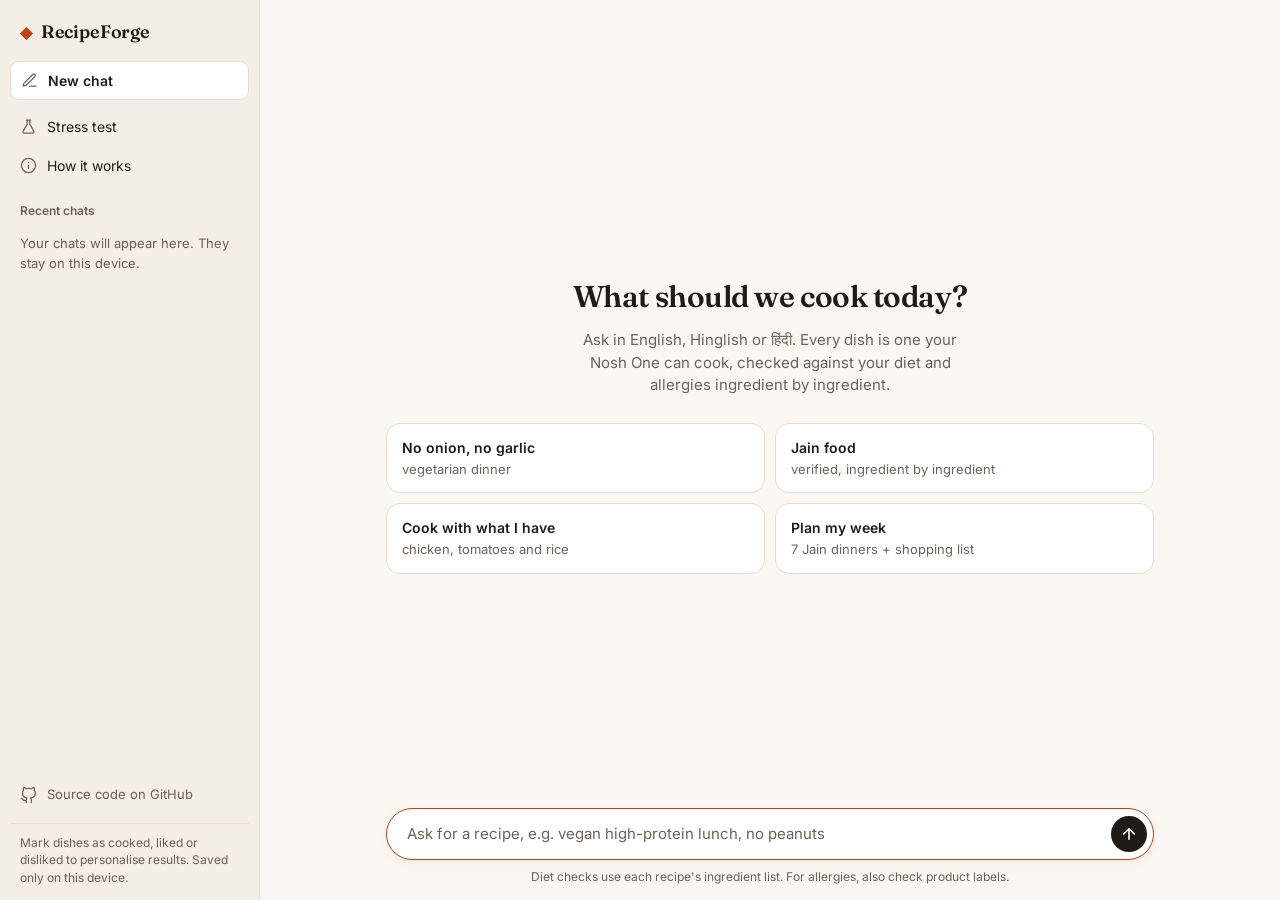
<file: public/index.html>
<!doctype html>
<html lang="en">
<head>
  <meta charset="utf-8">
  <meta name="viewport" content="width=device-width, initial-scale=1">
  <title>RecipeForge — recipes that truly fit your diet</title>
  <meta name="description" content="Ask in English or Hinglish. Jain, sattvic, no onion-garlic, vegan and allergies are checked against every recipe's real ingredients — not its name.">
  <meta property="og:type" content="website">
  <meta property="og:url" content="https://rag-noshrobotics.vercel.app/">
  <meta property="og:title" content="RecipeForge — recipes that truly fit your diet">
  <meta property="og:description" content="Jain, sattvic, no onion-garlic, vegan and allergies checked against every recipe's real ingredients. Ask in English, Hinglish or Hindi.">
  <meta property="og:image" content="https://rag-noshrobotics.vercel.app/og.png?v=2">
  <meta property="og:image:width" content="1200">
  <meta property="og:image:height" content="630">
  <meta name="twitter:card" content="summary_large_image">
  <meta name="twitter:image" content="https://rag-noshrobotics.vercel.app/og.png?v=2">
  <meta name="theme-color" content="#15120f">
  <link rel="icon" href="data:image/svg+xml,%3Csvg xmlns='http://www.w3.org/2000/svg' viewBox='0 0 32 32'%3E%3Crect width='32' height='32' rx='7' fill='%2315120f'/%3E%3Cpath d='M16 5l11 11-11 11L5 16z' fill='%23f97316'/%3E%3C/svg%3E">
  <link rel="preconnect" href="https://fonts.googleapis.com">
  <link href="https://fonts.googleapis.com/css2?family=Inter:wght@400;500;600;700&family=Fraunces:opsz,wght@9..144,600&display=swap" rel="stylesheet">
  <link rel="stylesheet" href="style.css">
  <script src="config.js"></script>
</head>
<body>
  <div class="app">
    <aside class="sidebar" id="sidebar" aria-label="Chats and pages">
      <div class="side-brand"><span class="logo" aria-hidden="true">◆</span><span>RecipeForge</span></div>
      <button id="new-chat" class="side-item new-chat"><svg class="ico" viewBox="0 0 24 24" aria-hidden="true"><path d="M12 20h9"/><path d="M16.5 3.5a2.12 2.12 0 0 1 3 3L7 19l-4 1 1-4Z"/></svg>New chat</button>
      <button class="side-item" data-tab="stress"><svg class="ico" viewBox="0 0 24 24" aria-hidden="true"><path d="M9 3h6M10 3v6L4.5 18.5A2 2 0 0 0 6.2 21.5h11.6a2 2 0 0 0 1.7-3L14 9V3"/></svg>Stress test</button>
      <button class="side-item" data-tab="how"><svg class="ico" viewBox="0 0 24 24" aria-hidden="true"><circle cx="12" cy="12" r="10"/><path d="M12 16v-4M12 8h.01"/></svg>How it works</button>
      <div class="side-label">Recent chats</div>
      <ul id="chats-list" class="chats-list"></ul>
      <a class="side-item side-link" href="https://github.com/subidhkhanal/rag-noshrobotics" target="_blank" rel="noopener">
        <svg class="ico" viewBox="0 0 24 24" aria-hidden="true"><path d="M9 19c-5 1.5-5-2.5-7-3m14 6v-3.87a3.37 3.37 0 0 0-.94-2.61c3.14-.35 6.44-1.54 6.44-7A5.44 5.44 0 0 0 20 4.77 5.07 5.07 0 0 0 19.91 1S18.73.65 16 2.48a13.38 13.38 0 0 0-7 0C6.27.65 5.09 1 5.09 1A5.07 5.07 0 0 0 5 4.77a5.44 5.44 0 0 0-1.5 3.78c0 5.42 3.3 6.61 6.44 7A3.37 3.37 0 0 0 9 18.13V22"/></svg>
        Source code on GitHub
      </a>
      <p class="side-foot" id="history-note"></p>
    </aside>
    <div class="scrim" id="scrim" hidden></div>

    <div class="main-col">
      <header class="topbar">
        <button id="menu-btn" class="icon-btn menu-btn" aria-label="Open sidebar" aria-controls="sidebar"><svg class="ico" viewBox="0 0 24 24" aria-hidden="true"><path d="M4 6h16M4 12h16M4 18h16"/></svg></button>
        <span class="topbar-title">RecipeForge</span>
        <button id="top-new" class="icon-btn menu-btn" aria-label="New chat"><svg class="ico" viewBox="0 0 24 24" aria-hidden="true"><path d="M12 20h9"/><path d="M16.5 3.5a2.12 2.12 0 0 1 3 3L7 19l-4 1 1-4Z"/></svg></button>
      </header>

      <main>
        <section id="tab-chat" class="tab active">
          <div id="messages" class="messages" aria-live="polite">
            <div class="empty" id="empty">
              <h2>What should we cook today?</h2>
              <p>Ask in English, Hinglish or हिंदी. Every dish is one your Nosh One can cook, checked against your diet and allergies ingredient by ingredient.</p>
              <div class="starters">
                <button data-q="no onion no garlic vegetarian dinner"><b>No onion, no garlic</b><span>vegetarian dinner</span></button>
                <button data-q="Jain food options"><b>Jain food</b><span>verified, ingredient by ingredient</span></button>
                <button data-q="I have chicken, tomatoes and rice"><b>Cook with what I have</b><span>chicken, tomatoes and rice</span></button>
                <button data-q="plan my week, Jain dinners"><b>Plan my week</b><span>7 Jain dinners + shopping list</span></button>
              </div>
            </div>
          </div>
          <div class="composer">
            <div id="chips" class="chips"></div>
            <form id="form">
              <input id="input" autocomplete="off" maxlength="500" placeholder="Ask for a recipe, e.g. vegan high-protein lunch, no peanuts">
              <button type="submit" class="send" aria-label="Send"><svg class="ico" viewBox="0 0 24 24" aria-hidden="true"><path d="M12 19V5M5 12l7-7 7 7"/></svg></button>
            </form>
            <p class="disclaimer">Diet checks use each recipe's ingredient list. For allergies, also check product labels.</p>
          </div>
        </section>

        <section id="tab-stress" class="tab page">
          <h2>How Nosh's assistant compares</h2>
          <p class="lede">I asked the assistant in the Nosh Companion app 10 everyday cooking questions (November 2026). Each card shows what it answered next to what RecipeForge does. Press <b>Try it</b> to ask the same thing here.</p>
          <div id="stress-summary" class="cmp-summary"></div>
          <div id="stress-list" class="cmp-list"></div>
        </section>

    <section id="tab-how" class="tab how page">
      <h2>How it works</h2>
      <p class="lede">Follow one request through the system.</p>
      <div class="flow" role="list">
        <div class="step" role="listitem">
          <div class="node ask"><span class="n">1</span><b>You ask</b><span class="eg">“jain dinner, no peanuts”</span></div>
        </div>
        <div class="arrow" aria-hidden="true"></div>
        <div class="step" role="listitem">
          <div class="node"><span class="n">2</span><b>Understand the request</b><span class="eg">🔒 Jain · 🔒 Peanut-free · dinner</span></div>
          <div class="side">Tricky wording (“hold the onions”, “lahsun pyaz ke bina”)? An AI model helps read it — but can only <b>add</b> restrictions.</div>
        </div>
        <div class="arrow" aria-hidden="true"></div>
        <div class="step" role="listitem">
          <div class="node key"><span class="n">3</span><b>Check every ingredient</b><span class="eg">6,109 recipes · ginger garlic paste → ginger + garlic → ✕ not Jain</span></div>
          <div class="side">Ruled out but close? Offer safe swaps — e.g. ginger → dry ginger (sonth).</div>
        </div>
        <div class="arrow" aria-hidden="true"></div>
        <div class="step" role="listitem">
          <div class="node"><span class="n">4</span><b>Keep what the Nosh One can cook</b><span class="eg">one-pot sauté, simmer, stir ✓ · flipping, deep-frying, baking ✕</span></div>
          <div class="side">Each dish shows what you prep by hand and whether its spices fit the 8 spice containers.</div>
        </div>
        <div class="arrow" aria-hidden="true"></div>
        <div class="step" role="listitem">
          <div class="node"><span class="n">5</span><b>Find the best matches</b><span class="eg">search by words + meaning, rank by taste, keep it varied</span></div>
        </div>
        <div class="arrow" aria-hidden="true"></div>
        <div class="step" role="listitem">
          <div class="node done"><span class="n">6</span><b>Show 5 dishes</b><span class="eg">each with the checks it passed ✓</span></div>
        </div>
      </div>
      <div class="facts">
        <div><b>~25 ms</b><span>per answer</span></div>
        <div><b>Never</b><span>does the AI decide what's safe — code does</span></div>
      </div>
    </section>
      </main>
    </div>
  </div>

  <dialog id="recipe-dialog">
    <div class="dlg">
      <button class="close" aria-label="Close">×</button>
      <div id="recipe-body"></div>
    </div>
  </dialog>

  <script src="app.js"></script>
</body>
</html>
</file>
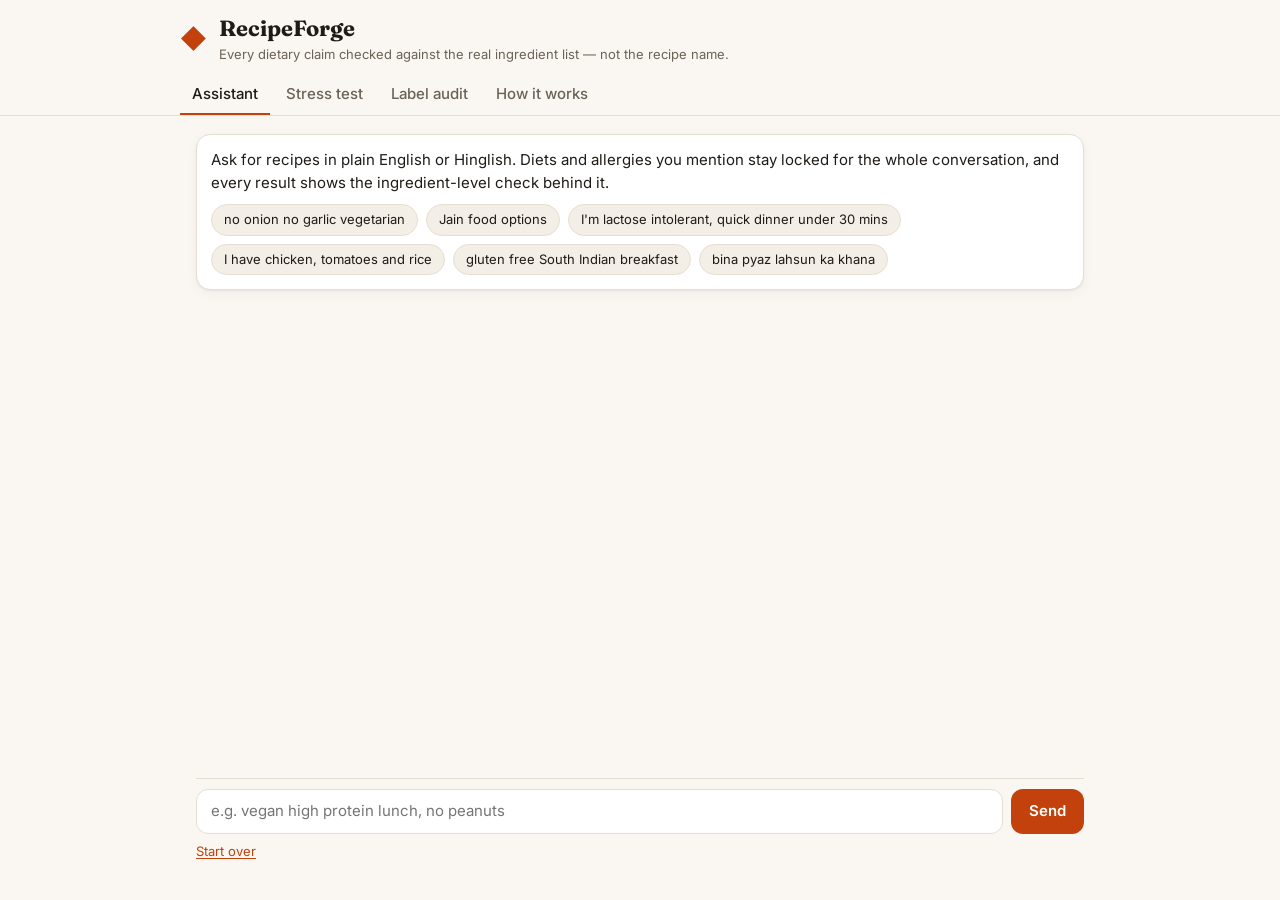
<file: web/index.html>
<!doctype html>
<html lang="en">
<head>
  <meta charset="utf-8">
  <meta name="viewport" content="width=device-width, initial-scale=1">
  <title>RecipeForge</title>
  <meta name="description" content="Ingredient-grounded recipe assistant: every dietary claim is verified against the actual ingredient list.">
  <link rel="preconnect" href="https://fonts.googleapis.com">
  <link href="https://fonts.googleapis.com/css2?family=Inter:wght@400;500;600;700&family=Fraunces:opsz,wght@9..144,600&display=swap" rel="stylesheet">
  <link rel="stylesheet" href="style.css">
  <script src="config.js"></script>
</head>
<body>
  <header class="top">
    <div class="brand">
      <span class="logo" aria-hidden="true">◆</span>
      <div>
        <h1>RecipeForge</h1>
        <p>Every dietary claim checked against the real ingredient list — not the recipe name.</p>
      </div>
    </div>
    <nav class="tabs" role="tablist">
      <button role="tab" data-tab="chat" class="active">Assistant</button>
      <button role="tab" data-tab="stress">Stress test</button>
      <button role="tab" data-tab="audit">Label audit</button>
      <button role="tab" data-tab="how">How it works</button>
    </nav>
  </header>

  <main>
    <section id="tab-chat" class="tab active">
      <div id="messages" class="messages" aria-live="polite">
        <div class="msg bot intro">
          <p>Ask for recipes in plain English or Hinglish. Diets and allergies you mention stay locked for the whole conversation, and every result shows the ingredient-level check behind it.</p>
          <div class="suggest">
            <button>no onion no garlic vegetarian</button>
            <button>Jain food options</button>
            <button>I'm lactose intolerant, quick dinner under 30 mins</button>
            <button>I have chicken, tomatoes and rice</button>
            <button>gluten free South Indian breakfast</button>
            <button>bina pyaz lahsun ka khana</button>
          </div>
        </div>
      </div>
      <div class="composer">
        <div id="chips" class="chips"></div>
        <form id="form">
          <input id="input" autocomplete="off" maxlength="500" placeholder="e.g. vegan high protein lunch, no peanuts">
          <button type="submit" aria-label="Send">Send</button>
        </form>
        <button id="reset" class="link">Start over</button>
      </div>
    </section>

    <section id="tab-stress" class="tab">
      <h2>Queries from hands-on testing of the Nosh Assistant</h2>
      <p class="lede">I ran these against the Nosh Companion app in November 2026 and noted what came back. Run each one here to compare. Multi-turn chains run in order in a single session.</p>
      <div id="stress-list" class="stress"></div>
    </section>

    <section id="tab-audit" class="tab">
      <h2>The source dataset's own diet labels, re-checked</h2>
      <p class="lede">The demo corpus (Archana's Kitchen, 6,218 English recipes, CC BY 4.0) ships with a diet label per recipe. Re-checking those labels against each recipe's actual ingredients shows why tags can't be trusted for dietary safety.</p>
      <div id="audit"></div>
    </section>

    <section id="tab-how" class="tab how">
      <h2>How it works</h2>
      <ol class="pipeline">
        <li><b>Parse</b> the message into hard constraints (diet, allergy, "no X", time) and soft preferences (ingredients, course, cuisine, spicy…). English, Hinglish and Devanagari ingredient names are understood.</li>
        <li><b>Normalise ingredients.</b> Every line in every recipe is mapped to one of 248 canonical ingredients via 2,200+ English, Hinglish and Devanagari aliases (99.98% line coverage). Compound items are expanded: <i>ginger garlic paste → ginger + garlic</i>. Brand-dependent items carry "may contain" risks: <i>ketchup, Maggi tastemaker, compounded hing</i>.</li>
        <li><b>Hard-filter in code</b> before any ranking. Diet rules (Jain, sattvic, no-onion-garlic, vegan, lactose-free, gluten-free, nut/egg/soy/sesame/shellfish-free) are evaluated against those ingredients. The language model never decides compliance.</li>
        <li><b>Retrieve</b> over the survivors with BM25 + dense embeddings (bge-small), fused with reciprocal rank fusion. Negations are removed from the search text, because embeddings can't express "no garlic".</li>
        <li><b>Rerank</b> with a cross-encoder, adjust for your preferences, penalise brand-dependent risks, and apply MMR so you get five different dishes instead of five dals.</li>
        <li><b>Explain.</b> Each card lists the checks it passed; you can open any recipe to see the verdict for every ingredient line. When nothing fits, it says so and never relaxes a dietary rule to fill the gap.</li>
      </ol>
      <p class="lede">Verified by an independent regex checker over the whole corpus: zero recipes that pass no-onion-garlic, Jain or vegan mention a forbidden ingredient.</p>
    </section>
  </main>

  <dialog id="recipe-dialog">
    <div class="dlg">
      <button class="close" aria-label="Close">×</button>
      <div id="recipe-body"></div>
    </div>
  </dialog>

  <script src="app.js"></script>
</body>
</html>
</file>
<file: public/style.css>
:root {
  --bg: #faf7f2;
  --surface: #ffffff;
  --surface-2: #f3eee6;
  --text: #1f1b16;
  --muted: #6b6258;
  --border: #e6ded2;
  --accent: #c2410c;
  --accent-ink: #ffffff;
  --pass: #15803d;
  --pass-bg: #e8f5ec;
  --flag: #a16207;
  --flag-bg: #fdf4dc;
  --block: #b91c1c;
  --block-bg: #fdeaea;
  --hard: #7c2d12;
  --hard-bg: #fbe8dc;
  --shadow: 0 1px 2px rgb(0 0 0 / 0.05), 0 4px 14px rgb(0 0 0 / 0.04);
}
@media (prefers-color-scheme: dark) {
  :root:not([data-theme="light"]) {
    --bg: #15120f; --surface: #1e1a16; --surface-2: #27221c; --text: #f2ece4; --muted: #a89d90;
    --border: #3a332b; --accent: #f97316; --accent-ink: #1a0f05; --pass: #4ade80; --pass-bg: #143221;
    --flag: #facc15; --flag-bg: #3a2f0d; --block: #f87171; --block-bg: #3d1717; --hard: #fdba74; --hard-bg: #3b2414;
    --shadow: none;
  }
}
:root[data-theme="dark"] {
  --bg: #15120f; --surface: #1e1a16; --surface-2: #27221c; --text: #f2ece4; --muted: #a89d90;
  --border: #3a332b; --accent: #f97316; --accent-ink: #1a0f05; --pass: #4ade80; --pass-bg: #143221;
  --flag: #facc15; --flag-bg: #3a2f0d; --block: #f87171; --block-bg: #3d1717; --hard: #fdba74; --hard-bg: #3b2414;
  --shadow: none;
}

* { box-sizing: border-box; }
html, body { margin: 0; }
body {
  background: var(--bg); color: var(--text);
  font: 15px/1.5 Inter, system-ui, -apple-system, Segoe UI, sans-serif;
  min-height: 100dvh; display: flex; flex-direction: column;
}
button { font: inherit; color: inherit; cursor: pointer; }

main { flex: 1; width: 100%; display: flex; flex-direction: column; min-height: 0; }
.tab { display: none; flex: 1; flex-direction: column; padding: 18px 0 24px; }
.tab.active { display: flex; }
h2 { font-family: Fraunces, Georgia, serif; font-size: 20px; margin: 0 0 6px; }
.lede { color: var(--muted); margin: 0 0 16px; max-width: 70ch; }

.messages { flex: 1; display: flex; flex-direction: column; gap: 22px; padding: 4px 0 16px; }
.msg { max-width: 100%; }
.msg.user {
  align-self: flex-end; background: var(--surface-2); color: var(--text); border: 1px solid var(--border);
  padding: 9px 15px; border-radius: 18px 18px 6px 18px; max-width: 80%; font-size: 14.5px;
}
.msg.bot > p { margin: 0 0 12px; font-size: 15px; line-height: 1.6; }
.msg.bot.intro { background: var(--surface); border: 1px solid var(--border); border-radius: 16px; padding: 18px; box-shadow: var(--shadow); }
.suggest { display: flex; flex-wrap: wrap; gap: 8px; }
.suggest button, .chip {
  background: var(--surface); border: 1px solid var(--border); border-radius: 999px; padding: 6px 13px; font-size: 13px;
  color: var(--text);
}
.suggest button { transition: border-color .15s ease, background .15s ease; }
.suggest button:hover { border-color: var(--accent); background: var(--surface-2); }

.cards { display: grid; gap: 12px; }
.card {
  background: var(--surface); border: 1px solid var(--border); border-radius: 14px; padding: 16px 18px 12px;
  box-shadow: var(--shadow); transition: border-color .15s ease;
}
.card:hover { border-color: color-mix(in srgb, var(--accent) 35%, var(--border)); }
.card.flagged { border-color: color-mix(in srgb, var(--flag) 45%, var(--border)); }
.card header { display: flex; justify-content: space-between; gap: 12px; align-items: flex-start; }
.card h3 { margin: 0; font-size: 16.5px; font-weight: 600; line-height: 1.35; letter-spacing: -0.005em; }
.card h3 .warn { color: var(--flag); margin-right: 6px; vertical-align: -2px; }
.ico { width: 15px; height: 15px; fill: none; stroke: currentColor; stroke-width: 1.8; stroke-linecap: round;
       stroke-linejoin: round; flex: none; }
.time {
  display: inline-flex; align-items: center; gap: 5px; white-space: nowrap; font-size: 12.5px; font-weight: 500;
  color: var(--muted); background: var(--surface-2); border-radius: 999px; padding: 3px 10px 3px 8px;
  font-variant-numeric: tabular-nums;
}
.time .ico { width: 13px; height: 13px; }
.card .meta { color: var(--muted); font-size: 13px; margin: 4px 0 0; display: flex; flex-wrap: wrap; align-items: center; }
.dot { margin: 0 7px; opacity: .55; }
.serves { display: inline-flex; align-items: center; gap: 5px; }
.serves .ico { width: 13px; height: 13px; }
.checks { display: flex; flex-wrap: wrap; gap: 6px; margin: 12px 0 0; }
.check {
  display: inline-flex; align-items: center; gap: 5px; font-size: 12px; font-weight: 500; line-height: 1;
  padding: 5px 9px 5px 6px; border-radius: 999px;
}
.check b { font-size: 11px; font-weight: 700; width: 12px; text-align: center; }
.check.pass { background: var(--pass-bg); color: var(--pass); }
.check.flag { background: var(--flag-bg); color: var(--flag); }
.check.block { background: var(--block-bg); color: var(--block); }
.why { margin: 10px 0 0; color: var(--text); font-size: 13.5px; opacity: .88; }
.card .actions {
  margin-top: 14px; padding-top: 10px; border-top: 1px solid var(--border);
  display: flex; flex-wrap: wrap; gap: 6px; font-size: 13px; align-items: center;
}
.ghost {
  display: inline-flex; align-items: center; gap: 6px; background: none; border: 1px solid transparent;
  border-radius: 8px; padding: 5px 9px; color: var(--text); font-weight: 500; font-size: 13px; text-decoration: none;
}
.ghost .ico { width: 14px; height: 14px; color: var(--muted); }
.ghost:hover { background: var(--surface-2); }
.ghost:focus-visible, .icon-btn:focus-visible { outline: 2px solid var(--accent); outline-offset: 1px; }
.link { background: none; border: 0; padding: 0; color: var(--accent); text-decoration: underline; text-underline-offset: 2px; }
.flagnote {
  font-size: 12.5px; color: var(--flag); background: var(--flag-bg); border-radius: 8px; padding: 6px 10px; margin-top: 10px;
}

.ruled { margin-top: 10px; font-size: 13px; color: var(--muted); background: var(--surface-2); border-radius: 10px; padding: 8px 12px; }
.ruled b { color: var(--text); }
.ruled ul { margin: 4px 0 0; padding-left: 18px; }
.detail { margin-top: 10px; background: var(--surface-2); border-radius: 10px; padding: 10px 14px; font-size: 14px; }
.detail h4 { margin: 0 0 6px; font-size: 13px; text-transform: uppercase; letter-spacing: .04em; color: var(--muted); }
.detail ul, .detail ol { margin: 0; padding-left: 20px; display: grid; gap: 4px; line-height: 1.5; }
details.adapt { margin-top: 4px; font-size: 13px; color: var(--text); }
details.adapt summary { color: var(--pass); cursor: pointer; font-weight: 500; }
details.adapt ul { margin: 4px 0; padding-left: 18px; }
.card .source { color: var(--muted); font-size: 12px; margin-left: 4px; }
.trace-steps { margin: 8px 0 6px; padding-left: 20px; display: grid; gap: 4px; color: var(--text); font-size: 13px; }
.trace-steps b { color: var(--accent); font-weight: 600; margin-right: 4px; }
details.raw { margin-top: 4px; }
details.trace { margin-top: 8px; font-size: 12px; color: var(--muted); }
details.trace pre { white-space: pre-wrap; background: var(--surface-2); padding: 8px; border-radius: 8px; overflow-x: auto; }

.composer {
  position: sticky; bottom: 0; padding: 12px 0 14px;
  background: linear-gradient(to bottom, transparent, var(--bg) 18px);
}
.chips { display: flex; flex-wrap: wrap; gap: 6px; margin-bottom: 8px; }
.chips:empty { display: none; }
.chip { display: inline-flex; align-items: center; gap: 6px; }
.chip.hard { background: var(--hard-bg); color: var(--hard); border-color: transparent; font-weight: 500; }
.chip button { background: none; border: 0; padding: 0 2px; line-height: 1; opacity: 0.7; }
#form {
  display: flex; gap: 6px; align-items: center; background: var(--surface); border: 1px solid var(--border);
  border-radius: 14px; padding: 5px 5px 5px 4px; box-shadow: var(--shadow); transition: border-color .15s ease;
}
#form:focus-within { border-color: var(--accent); }
#input {
  flex: 1; min-width: 0; font: inherit; font-size: 15px; color: var(--text); background: none; border: 0;
  padding: 8px 10px; outline: none;
}
#input::placeholder { color: var(--muted); }
#form button:disabled { opacity: 0.55; cursor: wait; }
#form button {
  background: var(--accent); color: var(--accent-ink); border: 0; border-radius: 10px; padding: 9px 18px;
  font-weight: 600; font-size: 14px;
}
.chats-btn { background: var(--surface); border: 1px solid var(--border); border-radius: 10px; padding: 6px 14px; font-weight: 500; font-size: 13.5px; }
.chats-btn:hover { border-color: var(--accent); }
.primary { background: var(--accent); color: var(--accent-ink); border: 0; border-radius: 10px; padding: 8px 14px; font-weight: 600; margin: 4px 0 12px; }
.chats-list { list-style: none; padding: 0; margin: 0; display: grid; gap: 6px; }
.chats-list li { display: flex; align-items: stretch; gap: 6px; }
.chats-list li.current .open { border-color: var(--accent); }
.chats-list .open { flex: 1; min-width: 0; text-align: left; background: var(--surface-2); border: 1px solid var(--border); border-radius: 10px; padding: 8px 12px; display: grid; gap: 2px; }
.chats-list .open b { overflow: hidden; text-overflow: ellipsis; white-space: nowrap; }
.chats-list .open .sub { margin: 0; font-size: 12px; overflow: hidden; text-overflow: ellipsis; white-space: nowrap; }
.chats-list .del { background: none; border: 1px solid var(--border); border-radius: 10px; padding: 0 12px; font-size: 18px; color: var(--muted); }
.chip small.remembered { font-weight: 400; opacity: 0.75; }
.footrow { display: flex; flex-wrap: wrap; gap: 6px 14px; align-items: baseline; margin-top: 8px; font-size: 12.5px; }
.footrow .sub { margin: 0; color: var(--muted); }
.footrow #reset { color: var(--text); text-decoration: none; font-weight: 500; }
.footrow #reset:hover { color: var(--accent); }
.taste { margin-left: auto; display: inline-flex; gap: 2px; }
.icon-btn {
  display: inline-grid; place-items: center; width: 32px; height: 32px; border-radius: 8px; background: none;
  border: 1px solid transparent; color: var(--muted);
}
.icon-btn .ico { width: 16px; height: 16px; }
.icon-btn:hover { background: var(--surface-2); color: var(--text); }
.icon-btn.on { color: var(--pass); background: var(--pass-bg); }
.icon-btn[data-act="dislike"].on { color: var(--block); background: var(--block-bg); }
.pill { background: var(--surface-2); border: 1px solid var(--border); border-radius: 999px; padding: 1px 10px; font-size: 12px; }
.plan { display: grid; gap: 10px; }
.day { display: grid; grid-template-columns: 44px 1fr; gap: 8px; align-items: start; }
.dayname { font-weight: 700; color: var(--accent); padding-top: 14px; }
details.shopping {
  margin-top: 14px; background: var(--surface); border: 1px solid var(--border); border-radius: 14px; font-size: 14px;
  box-shadow: var(--shadow);
}
details.shopping summary {
  list-style: none; cursor: pointer; display: flex; align-items: center; gap: 10px; padding: 13px 16px;
}
details.shopping summary::-webkit-details-marker { display: none; }
details.shopping summary::after {
  content: ""; margin-left: auto; width: 8px; height: 8px; border-right: 2px solid var(--muted);
  border-bottom: 2px solid var(--muted); transform: rotate(45deg); transition: transform .15s ease;
}
details.shopping[open] summary::after { transform: rotate(-135deg); }
.shop-title { font-weight: 600; }
.shop-count { color: var(--muted); font-size: 13px; }
.shop-body { padding: 0 16px 14px; border-top: 1px solid var(--border); }
.shop-filter { display: flex; align-items: center; gap: 6px; margin: 12px 0 8px; }
.shop-filter .sub { margin: 0 4px 0 0; font-size: 12.5px; }
.shop-all { background: none; border: 0; color: var(--accent); font-size: 12.5px; font-weight: 600; padding: 2px 4px; }
.shop-days { display: flex; flex-wrap: wrap; gap: 6px; margin-bottom: 12px; }
.shop-day {
  display: inline-flex; align-items: center; gap: 6px; max-width: 100%; background: var(--surface);
  border: 1px solid var(--border); border-radius: 999px; padding: 4px 11px 4px 5px; font-size: 12.5px; color: var(--muted);
  white-space: nowrap; overflow: hidden; text-overflow: ellipsis;
}
.shop-day b { font-size: 11px; font-weight: 700; border-radius: 999px; padding: 2px 7px; background: var(--surface-2); color: var(--muted); }
.shop-day.on { border-color: color-mix(in srgb, var(--accent) 55%, var(--border)); color: var(--text); }
.shop-day.on b { background: var(--accent); color: var(--accent-ink); }
.shop-items { list-style: none; margin: 0; padding: 0; display: grid; grid-template-columns: repeat(2, minmax(0, 1fr)); column-gap: 18px; }
.shop-items li { display: flex; align-items: center; justify-content: space-between; gap: 10px; padding: 7px 2px;
                 border-bottom: 1px solid color-mix(in srgb, var(--border) 60%, transparent); }
.shop-items li[hidden] { display: none; }
.shop-item { display: inline-flex; align-items: center; gap: 9px; background: none; border: 0; padding: 0; text-align: left; min-width: 0; }
.shop-item .box { width: 15px; height: 15px; border-radius: 4px; border: 1.5px solid var(--muted); flex: none; display: grid; place-items: center; }
.shop-item.done .box { background: var(--pass); border-color: var(--pass); }
.shop-item.done .box::after { content: ""; width: 4px; height: 8px; border: solid var(--surface); border-width: 0 2px 2px 0; transform: rotate(45deg) translate(-1px, -1px); }
.shop-item.done .name { text-decoration: line-through; color: var(--muted); }
.shop-items .days { color: var(--muted); font-size: 12px; white-space: nowrap; }
.shop-staples { margin: 12px 0 0; font-size: 12.5px; }
.shop-empty { margin: 10px 0 0; }
@media (max-width: 560px) { .shop-items { grid-template-columns: 1fr; } }
.typing { color: var(--muted); font-style: italic; }

.stress { display: grid; gap: 10px; }
.stress .item { background: var(--surface); border: 1px solid var(--border); border-radius: 12px; padding: 12px 14px; }
.stress .q { font-weight: 600; }
.stress .q code { background: var(--surface-2); padding: 1px 6px; border-radius: 6px; font-family: inherit; }
.stress .obs { color: var(--muted); font-size: 13px; margin: 4px 0 8px; }
.stress .tag { font-size: 11px; font-weight: 600; text-transform: uppercase; letter-spacing: .04em; padding: 1px 6px; border-radius: 4px; margin-right: 6px; }
.tag.bad { background: var(--block-bg); color: var(--block); }
.tag.good { background: var(--pass-bg); color: var(--pass); }
.tag.gap { background: var(--flag-bg); color: var(--flag); }


.flow { display: flex; flex-direction: column; align-items: stretch; max-width: 760px; margin: 6px 0 20px; }
.step { display: grid; grid-template-columns: minmax(0, 1fr) minmax(0, 0.8fr); gap: 14px; align-items: center; }
.node {
  background: var(--surface); border: 1px solid var(--border); border-radius: 14px; padding: 12px 16px 12px 52px;
  position: relative; display: grid; gap: 2px; box-shadow: var(--shadow);
}
.node b { font-size: 15px; }
.node .eg { color: var(--muted); font-size: 13px; }
.node .n {
  position: absolute; left: 14px; top: 50%; transform: translateY(-50%); width: 26px; height: 26px; border-radius: 50%;
  display: grid; place-items: center; font-size: 13px; font-weight: 700; background: var(--surface-2); color: var(--text);
}
.node.ask { border-style: dashed; }
.node.key { border-color: var(--accent); }
.node.key .n, .node.done .n { background: var(--accent); color: var(--accent-ink); }
.node.done { border-color: var(--pass); }
.side {
  font-size: 13px; color: var(--muted); border-left: 2px dashed var(--border); padding: 4px 0 4px 12px; position: relative;
}
.side::before { content: ""; position: absolute; left: -16px; top: 50%; width: 14px; border-top: 2px dashed var(--border); }
.arrow { width: calc((100% - 14px) * 0.556); display: flex; justify-content: center; height: 26px; }
.arrow::before { content: ""; width: 2px; background: var(--border); height: 18px; }
.arrow::after { content: ""; position: absolute; }
.arrow { position: relative; }
.arrow::after {
  left: 50%; bottom: 2px; transform: translateX(-50%); border: 6px solid transparent; border-top-color: var(--border);
  border-bottom: 0;
}
.facts { display: grid; grid-template-columns: repeat(2, minmax(0, 1fr)); gap: 10px; max-width: 760px; }
.facts div { background: var(--surface-2); border-radius: 12px; padding: 12px 14px; display: grid; gap: 2px; }
.facts b { font-size: 20px; font-family: Fraunces, Georgia, serif; }
.facts span { color: var(--muted); font-size: 13px; }
@media (max-width: 640px) {
  .step { grid-template-columns: 1fr; gap: 6px; }
  .side { margin-left: 26px; }
  .side::before { display: none; }
  .arrow { width: 100%; }
  .facts { grid-template-columns: 1fr; }
}

dialog { border: 0; padding: 0; background: transparent; width: min(720px, calc(100% - 32px)); max-height: 85dvh; }
dialog::backdrop { background: rgb(0 0 0 / 0.45); }
.dlg { background: var(--surface); color: var(--text); border-radius: 16px; padding: 18px; position: relative; max-height: 85dvh; overflow-y: auto; }
.dlg .close { position: absolute; top: 10px; right: 12px; background: none; border: 0; font-size: 22px; }
.dlg h3 { margin: 0 24px 4px 0; font-family: Fraunces, Georgia, serif; }
.ing { list-style: none; padding: 0; margin: 10px 0; display: grid; gap: 4px; }
.ing li { padding: 6px 10px; border-radius: 8px; background: var(--surface-2); font-size: 14px; display: flex; justify-content: space-between; gap: 10px; }
.ing li.block { background: var(--block-bg); color: var(--block); }
.ing li.flag { background: var(--flag-bg); color: var(--flag); }
.ing li .m { color: var(--muted); font-size: 12px; white-space: nowrap; }
.ing li.block .m, .ing li.flag .m { color: inherit; }
.verdicts { display: flex; flex-wrap: wrap; gap: 6px; }

@media (max-width: 760px) {
  .top-inner { gap: 10px; }
  .chats-btn { margin-left: auto; }
  .tabs { order: 3; margin-left: 0; width: 100%; }
  .tabs button { flex: 1; }
}
@media (max-width: 560px) {
  .brand p { display: none; }
  .tabs button { padding: 6px 8px; font-size: 13px; }
  .card { padding: 14px 14px 10px; }
  .card .source { display: none; }
  .day { grid-template-columns: 1fr; gap: 2px; }
  .dayname { padding-top: 0; }
  .ing li { flex-direction: column; gap: 0; }
}


/* ---------- ChatGPT-style layout: sidebar + centred conversation ---------- */
body { display: block; height: 100dvh; overflow: hidden; }
.app { display: grid; grid-template-columns: 260px minmax(0, 1fr); height: 100dvh; }
.sidebar {
  background: var(--surface-2); border-right: 1px solid var(--border); display: flex; flex-direction: column;
  padding: 12px 10px; gap: 2px; min-height: 0; overflow: hidden;
}
.side-brand { display: flex; align-items: center; gap: 9px; padding: 6px 10px 14px; font-family: Fraunces, Georgia, serif;
              font-size: 18px; font-weight: 600; letter-spacing: -0.01em; }
.side-brand .logo { color: var(--accent); font-size: 16px; }
.side-item {
  display: flex; align-items: center; gap: 10px; width: 100%; text-align: left; background: none; border: 0;
  border-radius: 9px; padding: 8px 10px; font-size: 14px; color: var(--text);
}
.side-item .ico { width: 17px; height: 17px; color: var(--muted); }
.side-item:hover, .side-item.active { background: color-mix(in srgb, var(--text) 7%, transparent); }
.side-item.new-chat { font-weight: 600; margin-bottom: 6px; border: 1px solid var(--border); background: var(--surface); }
.side-item.new-chat:hover { border-color: color-mix(in srgb, var(--accent) 45%, var(--border)); }
.side-label { font-size: 12px; font-weight: 600; color: var(--muted); padding: 16px 10px 6px; }
.sidebar .chats-list { flex: 1; overflow-y: auto; list-style: none; padding: 0; margin: 0; display: block; min-height: 0; }
.sidebar .chats-list li { display: flex; align-items: center; border-radius: 9px; position: relative; }
.sidebar .chats-list li:hover, .sidebar .chats-list li.current { background: color-mix(in srgb, var(--text) 7%, transparent); }
.sidebar .chats-list .open {
  flex: 1; min-width: 0; display: block; text-align: left; background: none; border: 0; border-radius: 9px;
  padding: 8px 10px; font-size: 14px; color: var(--text); white-space: nowrap; overflow: hidden; text-overflow: ellipsis;
}
.sidebar .chats-list .del {
  opacity: 0; background: none; border: 0; color: var(--muted); font-size: 17px; padding: 4px 9px; border-radius: 7px;
}
.sidebar .chats-list li:hover .del, .sidebar .chats-list .del:focus-visible { opacity: 1; }
.sidebar .chats-list .del:hover { color: var(--block); }
.sidebar .chats-list li.none { color: var(--muted); font-size: 13px; padding: 6px 10px; }
.side-foot { margin: 8px 0 0; padding: 10px 10px 2px; border-top: 1px solid var(--border); font-size: 12px;
             color: var(--muted); line-height: 1.45; }
.scrim { display: none; }

.main-col { display: flex; flex-direction: column; min-width: 0; min-height: 0; height: 100dvh; }
.topbar { display: none; }
.tab { overflow-y: auto; padding: 0; min-height: 0; }
.tab.page { padding: 32px 24px 48px; }
.tab.page > * { width: 100%; max-width: 768px; margin-left: auto; margin-right: auto; }
.tab.page .flow, .tab.page .facts { margin-left: auto; margin-right: auto; }
#tab-chat { display: none; }
#tab-chat.active { display: flex; flex-direction: column; overflow: hidden; }
.messages {
  flex: 1; overflow-y: auto; padding: 28px 24px 24px; gap: 28px;
  scroll-padding-top: 20px;
}
.messages > * { width: 100%; max-width: 768px; margin-left: auto; margin-right: auto; }
.msg.user { max-width: min(78%, 600px); margin-right: max(0px, calc((100% - 768px) / 2)); align-self: flex-end; width: auto;
            background: var(--surface-2); border: 0; border-radius: 22px; padding: 10px 18px; }
.msg.bot > p { font-size: 15.5px; line-height: 1.65; white-space: pre-line; }

.empty { margin: auto; text-align: center; padding: 6vh 0 2vh; }
.empty[hidden] { display: none; }
.empty h2 { font-family: Fraunces, Georgia, serif; font-size: 30px; font-weight: 600; letter-spacing: -0.015em; margin: 0 0 10px; }
.empty p { color: var(--muted); margin: 0 auto 26px; max-width: 46ch; font-size: 15px; }
.starters { display: grid; grid-template-columns: repeat(2, minmax(0, 1fr)); gap: 10px; text-align: left; }
.starters button {
  display: grid; gap: 2px; justify-items: start; text-align: left; background: var(--surface);
  border: 1px solid var(--border); border-radius: 14px; padding: 13px 15px;
  transition: border-color .15s ease, background .15s ease;
}
.starters button:hover { border-color: color-mix(in srgb, var(--accent) 45%, var(--border)); background: var(--surface-2); }
.starters b { font-size: 14px; font-weight: 600; }
.starters span { font-size: 13px; color: var(--muted); }

.composer { position: static; background: none; padding: 0 24px 14px; }
.composer > * { max-width: 768px; margin-left: auto; margin-right: auto; }
#form { border-radius: 26px; padding: 6px 6px 6px 10px; }
#form .send {
  width: 36px; height: 36px; padding: 0; border-radius: 50%; display: grid; place-items: center; flex: none;
  background: var(--text); color: var(--bg);
}
#form .send .ico { width: 18px; height: 18px; stroke-width: 2.2; }
#form .send:disabled { opacity: .35; }
.disclaimer { text-align: center; font-size: 12px; color: var(--muted); margin: 8px auto 0; }
.chips { margin-bottom: 10px; }

.typing { display: flex; align-items: center; gap: 10px; color: var(--muted); font-style: normal; font-size: 14px; }
.dots { display: inline-flex; gap: 4px; }
.dots i { width: 6px; height: 6px; border-radius: 50%; background: var(--muted); animation: blink 1.2s infinite ease-in-out; }
.dots i:nth-child(2) { animation-delay: .15s; }
.dots i:nth-child(3) { animation-delay: .3s; }
@keyframes blink { 0%, 80%, 100% { opacity: .25; transform: translateY(0); } 40% { opacity: 1; transform: translateY(-2px); } }
@media (prefers-reduced-motion: reduce) { .dots i { animation: none; opacity: .6; } }

@media (max-width: 860px) {
  .app { grid-template-columns: minmax(0, 1fr); }
  .sidebar {
    position: fixed; inset: 0 auto 0 0; width: min(290px, 84vw); z-index: 30; transform: translateX(-100%);
    transition: transform .2s ease; box-shadow: 0 0 40px rgb(0 0 0 / .35);
  }
  .sidebar.open { transform: none; }
  .scrim { display: block; position: fixed; inset: 0; background: rgb(0 0 0 / .45); z-index: 20; }
  .scrim[hidden] { display: none; }
  .topbar {
    display: flex; align-items: center; justify-content: space-between; padding: 8px 10px;
    border-bottom: 1px solid var(--border); background: var(--bg);
  }
  .topbar-title { font-family: Fraunces, Georgia, serif; font-weight: 600; font-size: 17px; }
  .messages { padding: 18px 14px 16px; gap: 22px; }
  .composer { padding: 0 12px 10px; }
  .tab.page { padding: 20px 16px 40px; }
}
@media (max-width: 520px) {
  .starters { grid-template-columns: 1fr; }
  .empty h2 { font-size: 25px; }
  .msg.user { max-width: 88%; }
}

/* ---------- Stress test: Nosh vs RecipeForge comparison ---------- */
.cmp-summary { display: grid; grid-template-columns: repeat(3, minmax(0, 1fr)); gap: 10px; margin: 4px auto 28px; }
.cmp-summary .tile { border-radius: 14px; padding: 14px 16px; display: grid; gap: 2px; border: 1px solid var(--border);
                     background: var(--surface); }
.cmp-summary .tile b { font-family: Fraunces, Georgia, serif; font-size: 28px; line-height: 1.1; }
.cmp-summary .tile span { color: var(--muted); font-size: 13px; }
.cmp-summary .tile.bad b { color: var(--block); }
.cmp-summary .tile.gap b { color: var(--flag); }
.cmp-summary .tile.good b { color: var(--pass); }
.cmp-list { display: grid; gap: 30px; }
.cmp-group { display: grid; gap: 12px; }
.cmp-group h3 { margin: 0; font-size: 16px; display: flex; align-items: baseline; gap: 10px; flex-wrap: wrap; }
.cmp-group h3::before { content: ""; width: 9px; height: 9px; border-radius: 50%; align-self: center; flex: none; }
.cmp-group.bad h3::before { background: var(--block); }
.cmp-group.gap h3::before { background: var(--flag); }
.cmp-group.good h3::before { background: var(--pass); }
.cmp-group h3 span { font-size: 13px; font-weight: 400; color: var(--muted); }
.cmp { background: var(--surface); border: 1px solid var(--border); border-radius: 14px; padding: 16px 18px; box-shadow: var(--shadow); }
.cmp-head { display: flex; align-items: flex-start; justify-content: space-between; gap: 14px; margin-bottom: 12px; }
.cmp q { font-weight: 600; font-size: 15.5px; quotes: "“" "”"; }
.chain { margin: 0; padding: 0; list-style: none; display: grid; gap: 4px; counter-reset: turn; }
.chain li { counter-increment: turn; display: flex; gap: 8px; align-items: baseline; }
.chain li::before { content: counter(turn); font-size: 11px; font-weight: 700; color: var(--muted); background: var(--surface-2);
                    border-radius: 50%; width: 18px; height: 18px; display: inline-grid; place-items: center; flex: none; }
.try {
  flex: none; background: var(--text); color: var(--bg); border: 0; border-radius: 999px; padding: 6px 14px;
  font-size: 13px; font-weight: 600;
}
.try:hover { opacity: .88; }
.try::after { content: " →"; }
.cmp-cols { display: grid; grid-template-columns: 1fr 1fr; gap: 10px; }
.cmp .col { border-radius: 10px; padding: 10px 12px; background: var(--surface-2); }
.cmp .col p { margin: 3px 0 0; font-size: 13.5px; line-height: 1.5; }
.cmp .lbl { font-size: 11.5px; font-weight: 700; text-transform: uppercase; letter-spacing: .05em; color: var(--muted); }
.cmp-group.bad .col.nosh { background: var(--block-bg); }
.cmp-group.bad .col.nosh .lbl { color: var(--block); }
.cmp .col.ours .lbl { color: var(--pass); }
@media (max-width: 620px) {
  .cmp-cols { grid-template-columns: 1fr; }
  .cmp-summary .tile b { font-size: 22px; }
  .cmp-head { flex-direction: column; gap: 10px; }
}
.side-link { text-decoration: none; color: var(--muted); font-size: 13px; margin-top: 6px; }
.side-link:hover { color: var(--text); }
.msg.bot.streaming .reply > :last-child::after { content: "▍"; margin-left: 1px; color: var(--accent); animation: caret 1s steps(1) infinite; }
@keyframes caret { 50% { opacity: 0; } }
@media (prefers-reduced-motion: reduce) { .msg.bot.streaming .reply > :last-child::after { animation: none; } }

/* Assistant reply text (rendered Markdown) */
.msg.bot .reply { font-size: 15.5px; line-height: 1.65; margin-bottom: 12px; }
.msg.bot .reply p { margin: 0 0 10px; }
.msg.bot .reply > :last-child { margin-bottom: 0; }
.msg.bot .reply ul, .msg.bot .reply ol { margin: 4px 0 10px; padding-left: 22px; display: grid; gap: 4px; }
.msg.bot .reply strong { font-weight: 600; }
.msg.bot .reply code { background: var(--surface-2); border-radius: 5px; padding: 1px 5px; font-size: 0.92em; }
.followups { display: flex; flex-wrap: wrap; gap: 8px; margin-top: 12px; }
.followups button {
  background: none; border: 1px solid var(--border); border-radius: 999px; padding: 6px 13px; font-size: 13px;
  color: var(--text); transition: border-color .15s ease, background .15s ease;
}
.followups button:hover { border-color: var(--accent); background: var(--surface-2); }
.followups button::before { content: "↳ "; color: var(--muted); }
/* Nosh One fit on cards */
.check.robot { background: color-mix(in srgb, var(--accent) 16%, transparent); color: var(--accent); }
.check.manual { background: var(--surface-2); color: var(--muted); }
.robot-line { margin: 8px 0 0; font-size: 12.5px; color: var(--muted); display: flex; flex-wrap: wrap; align-items: center; }
.robot-line .warn-text { color: var(--flag); }
.detail.prep-steps { border-left: 3px solid var(--accent); }
</file>
<file: web/style.css>
:root {
  --bg: #faf7f2;
  --surface: #ffffff;
  --surface-2: #f3eee6;
  --text: #1f1b16;
  --muted: #6b6258;
  --border: #e6ded2;
  --accent: #c2410c;
  --accent-ink: #ffffff;
  --pass: #15803d;
  --pass-bg: #e8f5ec;
  --flag: #a16207;
  --flag-bg: #fdf4dc;
  --block: #b91c1c;
  --block-bg: #fdeaea;
  --hard: #7c2d12;
  --hard-bg: #fbe8dc;
  --shadow: 0 1px 2px rgb(0 0 0 / 0.05), 0 4px 14px rgb(0 0 0 / 0.04);
}
@media (prefers-color-scheme: dark) {
  :root:not([data-theme="light"]) {
    --bg: #15120f; --surface: #1e1a16; --surface-2: #27221c; --text: #f2ece4; --muted: #a89d90;
    --border: #3a332b; --accent: #f97316; --accent-ink: #1a0f05; --pass: #4ade80; --pass-bg: #143221;
    --flag: #facc15; --flag-bg: #3a2f0d; --block: #f87171; --block-bg: #3d1717; --hard: #fdba74; --hard-bg: #3b2414;
    --shadow: none;
  }
}
:root[data-theme="dark"] {
  --bg: #15120f; --surface: #1e1a16; --surface-2: #27221c; --text: #f2ece4; --muted: #a89d90;
  --border: #3a332b; --accent: #f97316; --accent-ink: #1a0f05; --pass: #4ade80; --pass-bg: #143221;
  --flag: #facc15; --flag-bg: #3a2f0d; --block: #f87171; --block-bg: #3d1717; --hard: #fdba74; --hard-bg: #3b2414;
  --shadow: none;
}

* { box-sizing: border-box; }
html, body { margin: 0; }
body {
  background: var(--bg); color: var(--text);
  font: 15px/1.5 Inter, system-ui, -apple-system, Segoe UI, sans-serif;
  min-height: 100dvh; display: flex; flex-direction: column;
}
button { font: inherit; color: inherit; cursor: pointer; }

.top {
  position: sticky; top: 0; z-index: 5; background: var(--bg);
  border-bottom: 1px solid var(--border); padding: 12px 16px 0;
}
.brand { display: flex; gap: 12px; align-items: center; max-width: 920px; margin: 0 auto; }
.logo { color: var(--accent); font-size: 26px; }
.brand h1 { font-family: Fraunces, Georgia, serif; font-size: 22px; margin: 0; }
.brand p { margin: 0; color: var(--muted); font-size: 13px; }
.tabs { display: flex; gap: 4px; max-width: 920px; margin: 10px auto 0; overflow-x: auto; }
.tabs button {
  background: none; border: 0; border-bottom: 2px solid transparent;
  padding: 8px 12px; color: var(--muted); font-weight: 500; white-space: nowrap;
}
.tabs button.active { color: var(--text); border-bottom-color: var(--accent); }

main { flex: 1; width: 100%; max-width: 920px; margin: 0 auto; padding: 0 16px; display: flex; flex-direction: column; }
.tab { display: none; flex: 1; flex-direction: column; padding: 18px 0 24px; }
.tab.active { display: flex; }
h2 { font-family: Fraunces, Georgia, serif; font-size: 20px; margin: 0 0 6px; }
.lede { color: var(--muted); margin: 0 0 16px; max-width: 70ch; }

.messages { flex: 1; display: flex; flex-direction: column; gap: 14px; padding-bottom: 12px; }
.msg { max-width: 100%; }
.msg.user { align-self: flex-end; background: var(--text); color: var(--bg); padding: 8px 14px; border-radius: 16px 16px 4px 16px; max-width: 80%; }
.msg.bot > p { margin: 0 0 10px; }
.msg.bot.intro { background: var(--surface); border: 1px solid var(--border); border-radius: 14px; padding: 14px; box-shadow: var(--shadow); }
.suggest { display: flex; flex-wrap: wrap; gap: 8px; }
.suggest button, .chip {
  background: var(--surface-2); border: 1px solid var(--border); border-radius: 999px; padding: 5px 12px; font-size: 13px;
}
.suggest button:hover { border-color: var(--accent); }

.cards { display: grid; gap: 10px; }
.card {
  background: var(--surface); border: 1px solid var(--border); border-radius: 14px; padding: 14px; box-shadow: var(--shadow);
}
.card header { display: flex; justify-content: space-between; gap: 10px; align-items: baseline; }
.card h3 { margin: 0; font-size: 16px; }
.card .meta { color: var(--muted); font-size: 13px; white-space: nowrap; }
.card .sub { color: var(--muted); font-size: 13px; margin: 2px 0 8px; }
.checks { display: flex; flex-wrap: wrap; gap: 6px; margin: 6px 0; }
.check { font-size: 12px; padding: 2px 8px; border-radius: 6px; font-weight: 500; }
.check.pass { background: var(--pass-bg); color: var(--pass); }
.check.flag { background: var(--flag-bg); color: var(--flag); }
.check.block { background: var(--block-bg); color: var(--block); }
.why { margin: 6px 0 0; padding-left: 18px; color: var(--text); font-size: 13px; }
.card .actions { margin-top: 8px; display: flex; gap: 14px; font-size: 13px; }
.link { background: none; border: 0; padding: 0; color: var(--accent); text-decoration: underline; text-underline-offset: 2px; }
.flagnote { font-size: 12px; color: var(--flag); margin-top: 6px; }

.ruled { margin-top: 10px; font-size: 13px; color: var(--muted); background: var(--surface-2); border-radius: 10px; padding: 8px 12px; }
.ruled b { color: var(--text); }
.ruled ul { margin: 4px 0 0; padding-left: 18px; }
details.trace { margin-top: 8px; font-size: 12px; color: var(--muted); }
details.trace pre { white-space: pre-wrap; background: var(--surface-2); padding: 8px; border-radius: 8px; overflow-x: auto; }

.composer { position: sticky; bottom: 0; background: var(--bg); padding: 10px 0 14px; border-top: 1px solid var(--border); }
.chips { display: flex; flex-wrap: wrap; gap: 6px; margin-bottom: 8px; }
.chips:empty { display: none; }
.chip { display: inline-flex; align-items: center; gap: 6px; }
.chip.hard { background: var(--hard-bg); color: var(--hard); border-color: transparent; font-weight: 500; }
.chip button { background: none; border: 0; padding: 0 2px; line-height: 1; opacity: 0.7; }
#form { display: flex; gap: 8px; }
#input {
  flex: 1; min-width: 0; font: inherit; color: var(--text); background: var(--surface);
  border: 1px solid var(--border); border-radius: 12px; padding: 10px 14px;
}
#input:focus { outline: 2px solid var(--accent); outline-offset: 0; }
#form button { background: var(--accent); color: var(--accent-ink); border: 0; border-radius: 12px; padding: 0 18px; font-weight: 600; }
#reset { margin-top: 8px; font-size: 13px; }
.typing { color: var(--muted); font-style: italic; }

.stress { display: grid; gap: 10px; }
.stress .item { background: var(--surface); border: 1px solid var(--border); border-radius: 12px; padding: 12px 14px; }
.stress .q { font-weight: 600; }
.stress .q code { background: var(--surface-2); padding: 1px 6px; border-radius: 6px; font-family: inherit; }
.stress .obs { color: var(--muted); font-size: 13px; margin: 4px 0 8px; }
.stress .tag { font-size: 11px; font-weight: 600; text-transform: uppercase; letter-spacing: .04em; padding: 1px 6px; border-radius: 4px; margin-right: 6px; }
.tag.bad { background: var(--block-bg); color: var(--block); }
.tag.good { background: var(--pass-bg); color: var(--pass); }
.tag.gap { background: var(--flag-bg); color: var(--flag); }

table.audit { width: 100%; border-collapse: collapse; background: var(--surface); border: 1px solid var(--border); border-radius: 12px; overflow: hidden; font-size: 14px; }
table.audit th, table.audit td { text-align: left; padding: 10px 12px; border-bottom: 1px solid var(--border); vertical-align: top; }
table.audit th { background: var(--surface-2); font-weight: 600; }
table.audit td.num { font-variant-numeric: tabular-nums; white-space: nowrap; }
table.audit ul { margin: 0; padding-left: 16px; color: var(--muted); font-size: 13px; }
.audit-wrap { overflow-x: auto; }

.how .pipeline { padding-left: 20px; display: grid; gap: 10px; max-width: 72ch; }

dialog { border: 0; padding: 0; background: transparent; width: min(720px, calc(100% - 32px)); max-height: 85dvh; }
dialog::backdrop { background: rgb(0 0 0 / 0.45); }
.dlg { background: var(--surface); color: var(--text); border-radius: 16px; padding: 18px; position: relative; max-height: 85dvh; overflow-y: auto; }
.dlg .close { position: absolute; top: 10px; right: 12px; background: none; border: 0; font-size: 22px; }
.dlg h3 { margin: 0 24px 4px 0; font-family: Fraunces, Georgia, serif; }
.ing { list-style: none; padding: 0; margin: 10px 0; display: grid; gap: 4px; }
.ing li { padding: 6px 10px; border-radius: 8px; background: var(--surface-2); font-size: 14px; display: flex; justify-content: space-between; gap: 10px; }
.ing li.block { background: var(--block-bg); color: var(--block); }
.ing li.flag { background: var(--flag-bg); color: var(--flag); }
.ing li .m { color: var(--muted); font-size: 12px; white-space: nowrap; }
.ing li.block .m, .ing li.flag .m { color: inherit; }
.verdicts { display: flex; flex-wrap: wrap; gap: 6px; }

@media (max-width: 560px) {
  .brand p { display: none; }
  .card header { flex-direction: column; gap: 2px; }
  .ing li { flex-direction: column; gap: 0; }
}
</file>
